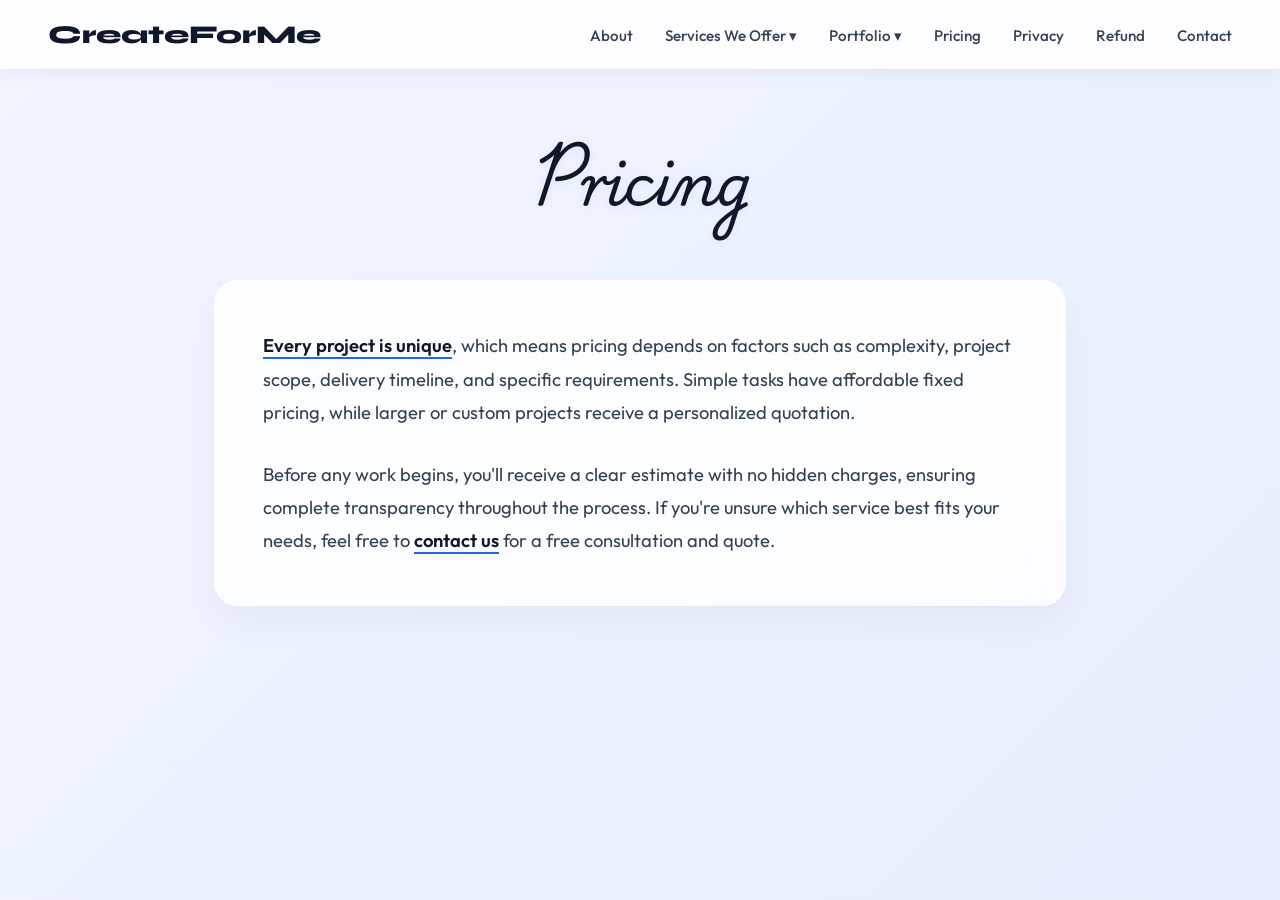
<file: pricing.html>
<!DOCTYPE html>
<html lang="en">
<head>
    <meta charset="UTF-8">
    <meta name="viewport" content="width=device-width, initial-scale=1.0">
    <title>Pricing | CreateForMe</title>
    <link href="https://fonts.googleapis.com/css2?family=Playwrite+CU:wght@300;400&family=Syne:wght@700;800&family=Outfit:wght@300;400;500;600&display=swap" rel="stylesheet">
    
    <style>
        * {
            box-sizing: border-box;
            margin: 0;
            padding: 0;
        }

        /* Moving Soft Cloud Animated Background */
        body {
            font-family: 'Outfit', sans-serif;
            min-height: 100vh;
            color: #0f172a;
            background: linear-gradient(135deg, #f0f4ff 0%, #e8eefd 25%, #fcefe8 50%, #e3f2fd 75%, #f3e8ff 100%);
            background-size: 400% 400%;
            animation: cloudAnimation 15s ease infinite;
        }

        @keyframes cloudAnimation {
            0% { background-position: 0% 50%; }
            50% { background-position: 100% 50%; }
            100% { background-position: 0% 50%; }
        }

        /* Navigation Bar Styles */
        .navbar {
            display: flex;
            justify-content: space-between;
            align-items: center;
            padding: 1.2rem 3rem;
            background: rgba(255, 255, 255, 0.85);
            backdrop-filter: blur(12px);
            box-shadow: 0 4px 20px rgba(0, 0, 0, 0.05);
            position: sticky;
            top: 0;
            z-index: 1000;
        }

        .logo {
            font-family: 'Syne', sans-serif;
            font-size: 1.6rem;
            font-weight: 800;
            color: #0f172a;
        }

        .nav-links {
            display: flex;
            list-style: none;
            gap: 2rem;
            align-items: center;
        }

        .nav-links a {
            text-decoration: none;
            color: #334155;
            font-weight: 500;
            font-size: 0.95rem;
            transition: color 0.3s ease;
        }

        .nav-links a:hover {
            color: #2563eb;
        }

        /* Dropdown Menus */
        .dropdown {
            position: relative;
        }

        .dropdown-menu {
            display: none;
            position: absolute;
            top: 100%;
            left: 0;
            background: #ffffff;
            min-width: 220px;
            box-shadow: 0 10px 30px rgba(0, 0, 0, 0.1);
            border-radius: 12px;
            padding: 0.8rem 0;
            list-style: none;
            z-index: 1001;
        }

        .dropdown:hover .dropdown-menu {
            display: block;
        }

        .dropdown-menu li a {
            padding: 0.6rem 1.2rem;
            display: block;
            color: #334155;
            font-size: 0.9rem;
        }

        .dropdown-menu li a:hover {
            background: #f1f5f9;
            color: #2563eb;
        }

        /* Main Content Layout */
        .main-wrapper {
            max-width: 900px;
            margin: 3rem auto 5rem auto;
            padding: 0 1.5rem;
        }

        .page-header {
            text-align: center;
            margin-bottom: 2.5rem;
        }

        .fancy-title {
            font-family: 'Playwrite CU', cursive;
            font-size: 3.5rem;
            color: #0f172a;
            text-shadow: 0 2px 10px rgba(0, 0, 0, 0.05);
            animation: fadeInDown 1s cubic-bezier(0.16, 1, 0.3, 1) forwards;
        }

        .content-card {
            background: rgba(255, 255, 255, 0.82);
            backdrop-filter: blur(16px);
            border: 1px solid rgba(255, 255, 255, 0.9);
            border-radius: 24px;
            padding: 3rem;
            box-shadow: 0 15px 35px rgba(0, 0, 0, 0.04);
            animation: floatUp 1s cubic-bezier(0.16, 1, 0.3, 1) forwards;
        }

        .pricing-block {
            margin-bottom: 1.8rem;
            opacity: 0;
            transform: translateY(20px);
            animation: textFadeIn 0.8s ease forwards;
        }

        .pricing-block:nth-child(1) { animation-delay: 0.2s; }
        .pricing-block:nth-child(2) { animation-delay: 0.4s; }

        .pricing-block:last-child {
            margin-bottom: 0;
        }

        .pricing-block p {
            font-size: 1.15rem;
            line-height: 1.8;
            color: #334155;
        }

        .highlight {
            font-weight: 600;
            color: #0f172a;
            border-bottom: 2px solid #2563eb;
        }

        @keyframes fadeInDown {
            from { opacity: 0; transform: translateY(-30px); }
            to { opacity: 1; transform: translateY(0); }
        }

        @keyframes floatUp {
            from { opacity: 0; transform: translateY(40px); }
            to { opacity: 1; transform: translateY(0); }
        }

        @keyframes textFadeIn {
            to { opacity: 1; transform: translateY(0); }
        }

        @media (max-width: 768px) {
            .navbar { padding: 1rem 1.5rem; flex-direction: column; gap: 1rem; }
            .nav-links { flex-wrap: wrap; justify-content: center; gap: 1rem; }
            .fancy-title { font-size: 2.5rem; }
            .content-card { padding: 2rem; }
        }
    </style>
</head>
<body>

    <header class="navbar">
        <div class="logo">CreateForMe</div>
        <nav>
            <ul class="nav-links">
                <li><a href="index.html">About</a></li>
                <li class="dropdown">
                    <a href="javascript:void(0)" class="dropdown-btn">Services We Offer ▾</a>
                    <ul class="dropdown-menu">
                        <li><a href="services/thumbnail-design.html">Thumbnail Design</a></li>
                        <li><a href="services/ai-image-generation.html">AI Image Generation</a></li>
                        <li><a href="services/ai-video-generation.html">AI Video Generation</a></li>
                        <li><a href="services/voice-over.html">Voice Over</a></li>
                        <li><a href="services/book-writing-guidance.html">Book Writing (guidance only)</a></li>
                        <li><a href="services/ghostwriting.html">Ghost Writing</a></li>
                        <li><a href="services/blog-articles.html">Blog Articles</a></li>
                        <li><a href="services/newsletter-writing.html">Newsletter Writing</a></li>
                        <li><a href="services/resume-cv.html">Resume/CV</a></li>
                        <li><a href="services/custom-project.html">Custom Project</a></li>
                    </ul>
                </li>
                <li class="dropdown">
                    <a href="javascript:void(0)" class="dropdown-btn">Portfolio ▾</a>
                    <ul class="dropdown-menu">
                        <li><a href="portfolio/videos.html">Video</a></li>
                        <li><a href="portfolio/images.html">Images</a></li>
                        <li><a href="portfolio/before-after.html">Before & After</a></li>
                    </ul>
                </li>
                <li><a href="pricing.html">Pricing</a></li>
                <li><a href="privacy.html">Privacy</a></li>
                <li><a href="refund.html">Refund</a></li>
                <li><a href="contact.html">Contact</a></li>
            </ul>
        </nav>
    </header>

    <main class="main-wrapper">
        <div class="page-header">
            <h1 class="fancy-title">Pricing</h1>
        </div>

        <div class="content-card">
            <div class="pricing-block">
                <p><span class="highlight">Every project is unique</span>, which means pricing depends on factors such as complexity, project scope, delivery timeline, and specific requirements. Simple tasks have affordable fixed pricing, while larger or custom projects receive a personalized quotation.</p>
            </div>

            <div class="pricing-block">
                <p>Before any work begins, you'll receive a clear estimate with no hidden charges, ensuring complete transparency throughout the process. If you're unsure which service best fits your needs, feel free to <span class="highlight">contact us</span> for a free consultation and quote.</p>
            </div>
        </div>
    </main>

</body>
</html>
</file>
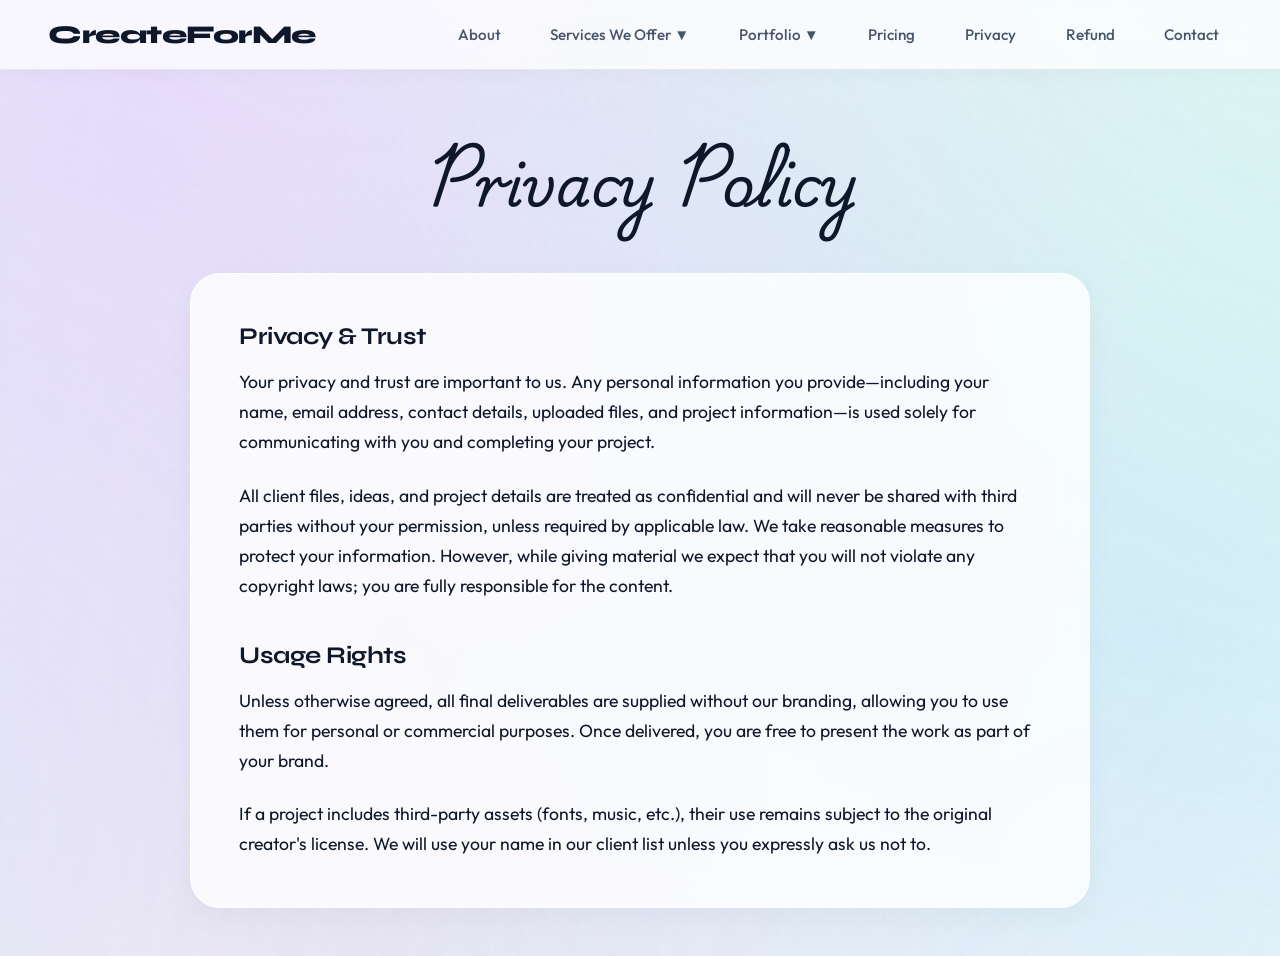
<file: privacy.html>
<!DOCTYPE html>
<html lang="en">
<head>
    <meta charset="UTF-8">
    <meta name="viewport" content="width=device-width, initial-scale=1.0">
    <title>Privacy Policy | CreateForMe</title>
    <link href="https://fonts.googleapis.com/css2?family=Playwrite+CU:wght@300;400&family=Syne:wght@700;800&family=Outfit:wght@300;400;500;600&display=swap" rel="stylesheet">
    <link rel="stylesheet" href="style.css">
</head>
<body>

    <header class="navbar">
        <div class="logo">CreateForMe</div>
        <nav>
            <ul class="nav-links">
                <li><a href="index.html">About</a></li>
                <li class="dropdown">
                    <a href="javascript:void(0)" class="dropdown-btn">Services We Offer <span class="arrow">▼</span></a>
                    <ul class="dropdown-menu">
                        <li><a href="services/thumbnail-design.html">Thumbnail Design</a></li>
                        <li><a href="services/ai-image-generation.html">AI Image Generation</a></li>
                        <li><a href="services/ai-video-generation.html">AI Video Generation</a></li>
                        <li><a href="services/voice-over.html">Voice Over</a></li>
                        <li><a href="services/book-writing-guidance.html">Book Writing</a></li>
                        <li><a href="services/ghostwriting.html">Ghost Writing</a></li>
                        <li><a href="services/blog-articles.html">Blog Articles</a></li>
                        <li><a href="services/newsletter-writing.html">Newsletter Writing</a></li>
                        <li><a href="services/resume-cv.html">Resume/CV</a></li>
                        <li><a href="services/custom-project.html">Custom Project</a></li>
                    </ul>
                </li>
                <li class="dropdown">
                    <a href="javascript:void(0)" class="dropdown-btn">Portfolio <span class="arrow">▼</span></a>
                    <ul class="dropdown-menu">
                        <li><a href="portfolio/videos.html">Video</a></li>
                        <li><a href="portfolio/images.html">Images</a></li>
                        <li><a href="portfolio/before-after.html">Before & After</a></li>
                    </ul>
                </li>
                <li><a href="pricing.html">Pricing</a></li>
                <li><a href="privacy.html">Privacy</a></li>
                <li><a href="refund.html">Refund</a></li>
                <li><a href="contact.html">Contact</a></li>
            </ul>
        </nav>
    </header>

    <main class="main-wrapper">
        <h1 style="font-family: 'Playwrite CU', cursive; font-size: 3.5rem; text-align: center; margin-bottom: 2rem;">Privacy Policy</h1>

        <div class="grid-box" style="max-width: 900px; margin: 0 auto; padding: 3rem; background: rgba(255,255,255,0.8); border-radius: 30px;">
            <h2 style="font-family: 'Syne'; margin-bottom: 1rem; animation: floatUp 0.6s ease forwards;">Privacy & Trust</h2>
            <p style="font-size: 1.1rem; line-height: 1.7; margin-bottom: 1.5rem; animation: floatUp 0.8s ease forwards;">
                Your privacy and trust are important to us. Any personal information you provide—including your name, email address, contact details, uploaded files, and project information—is used solely for communicating with you and completing your project.
            </p>
            <p style="font-size: 1.1rem; line-height: 1.7; margin-bottom: 1.5rem; animation: floatUp 1s ease forwards;">
                All client files, ideas, and project details are treated as confidential and will never be shared with third parties without your permission, unless required by applicable law. We take reasonable measures to protect your information. However, while giving material we expect that you will not violate any copyright laws; you are fully responsible for the content.
            </p>

            <h2 style="font-family: 'Syne'; margin-top: 2.5rem; margin-bottom: 1rem; animation: floatUp 1.2s ease forwards;">Usage Rights</h2>
            <p style="font-size: 1.1rem; line-height: 1.7; margin-bottom: 1.5rem; animation: floatUp 1.4s ease forwards;">
                Unless otherwise agreed, all final deliverables are supplied without our branding, allowing you to use them for personal or commercial purposes. Once delivered, you are free to present the work as part of your brand.
            </p>
            <p style="font-size: 1.1rem; line-height: 1.7; animation: floatUp 1.6s ease forwards;">
                If a project includes third-party assets (fonts, music, etc.), their use remains subject to the original creator's license. We will use your name in our client list unless you expressly ask us not to.
            </p>
        </div>
    </main>

</body>
</html>
</file>
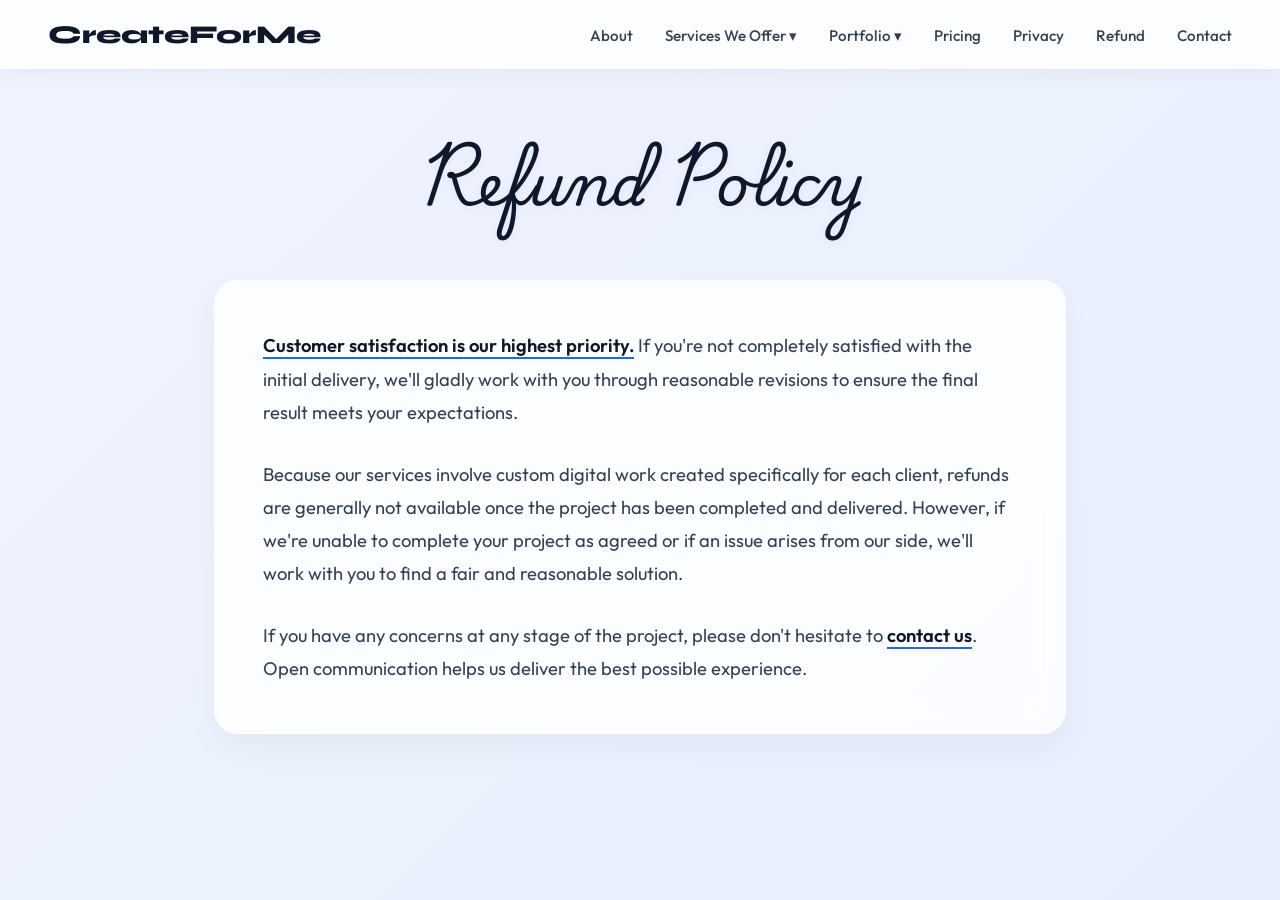
<file: refund.html>
<!DOCTYPE html>
<html lang="en">
<head>
    <meta charset="UTF-8">
    <meta name="viewport" content="width=device-width, initial-scale=1.0">
    <title>Refund Policy | CreateForMe</title>
    <link href="https://fonts.googleapis.com/css2?family=Playwrite+CU:wght@300;400&family=Syne:wght@700;800&family=Outfit:wght@300;400;500;600&display=swap" rel="stylesheet">
    
    <style>
        * {
            box-sizing: border-box;
            margin: 0;
            padding: 0;
        }

        /* Moving Soft Cloud Animated Background */
        body {
            font-family: 'Outfit', sans-serif;
            min-height: 100vh;
            color: #0f172a;
            background: linear-gradient(135deg, #f0f4ff 0%, #e8eefd 25%, #fcefe8 50%, #e3f2fd 75%, #f3e8ff 100%);
            background-size: 400% 400%;
            animation: cloudAnimation 15s ease infinite;
        }

        @keyframes cloudAnimation {
            0% { background-position: 0% 50%; }
            50% { background-position: 100% 50%; }
            100% { background-position: 0% 50%; }
        }

        /* Navigation Bar Styles */
        .navbar {
            display: flex;
            justify-content: space-between;
            align-items: center;
            padding: 1.2rem 3rem;
            background: rgba(255, 255, 255, 0.85);
            backdrop-filter: blur(12px);
            box-shadow: 0 4px 20px rgba(0, 0, 0, 0.05);
            position: sticky;
            top: 0;
            z-index: 1000;
        }

        .logo {
            font-family: 'Syne', sans-serif;
            font-size: 1.6rem;
            font-weight: 800;
            color: #0f172a;
        }

        .nav-links {
            display: flex;
            list-style: none;
            gap: 2rem;
            align-items: center;
        }

        .nav-links a {
            text-decoration: none;
            color: #334155;
            font-weight: 500;
            font-size: 0.95rem;
            transition: color 0.3s ease;
        }

        .nav-links a:hover {
            color: #2563eb;
        }

        /* Dropdown Menus */
        .dropdown {
            position: relative;
        }

        .dropdown-menu {
            display: none;
            position: absolute;
            top: 100%;
            left: 0;
            background: #ffffff;
            min-width: 220px;
            box-shadow: 0 10px 30px rgba(0, 0, 0, 0.1);
            border-radius: 12px;
            padding: 0.8rem 0;
            list-style: none;
            z-index: 1001;
        }

        .dropdown:hover .dropdown-menu {
            display: block;
        }

        .dropdown-menu li a {
            padding: 0.6rem 1.2rem;
            display: block;
            color: #334155;
            font-size: 0.9rem;
        }

        .dropdown-menu li a:hover {
            background: #f1f5f9;
            color: #2563eb;
        }

        /* Main Content Layout */
        .main-wrapper {
            max-width: 900px;
            margin: 3rem auto 5rem auto;
            padding: 0 1.5rem;
        }

        .page-header {
            text-align: center;
            margin-bottom: 2.5rem;
        }

        .fancy-title {
            font-family: 'Playwrite CU', cursive;
            font-size: 3.5rem;
            color: #0f172a;
            text-shadow: 0 2px 10px rgba(0, 0, 0, 0.05);
            animation: fadeInDown 1s cubic-bezier(0.16, 1, 0.3, 1) forwards;
        }

        .content-card {
            background: rgba(255, 255, 255, 0.82);
            backdrop-filter: blur(16px);
            border: 1px solid rgba(255, 255, 255, 0.9);
            border-radius: 24px;
            padding: 3rem;
            box-shadow: 0 15px 35px rgba(0, 0, 0, 0.04);
            animation: floatUp 1s cubic-bezier(0.16, 1, 0.3, 1) forwards;
        }

        .policy-block {
            margin-bottom: 1.8rem;
            opacity: 0;
            transform: translateY(20px);
            animation: textFadeIn 0.8s ease forwards;
        }

        .policy-block:nth-child(1) { animation-delay: 0.2s; }
        .policy-block:nth-child(2) { animation-delay: 0.4s; }
        .policy-block:nth-child(3) { animation-delay: 0.6s; }

        .policy-block:last-child {
            margin-bottom: 0;
        }

        .policy-block p {
            font-size: 1.15rem;
            line-height: 1.8;
            color: #334155;
        }

        .highlight {
            font-weight: 600;
            color: #0f172a;
            border-bottom: 2px solid #2563eb;
        }

        @keyframes fadeInDown {
            from { opacity: 0; transform: translateY(-30px); }
            to { opacity: 1; transform: translateY(0); }
        }

        @keyframes floatUp {
            from { opacity: 0; transform: translateY(40px); }
            to { opacity: 1; transform: translateY(0); }
        }

        @keyframes textFadeIn {
            to { opacity: 1; transform: translateY(0); }
        }

        @media (max-width: 768px) {
            .navbar { padding: 1rem 1.5rem; flex-direction: column; gap: 1rem; }
            .nav-links { flex-wrap: wrap; justify-content: center; gap: 1rem; }
            .fancy-title { font-size: 2.5rem; }
            .content-card { padding: 2rem; }
        }
    </style>
</head>
<body>

    <header class="navbar">
        <div class="logo">CreateForMe</div>
        <nav>
            <ul class="nav-links">
                <li><a href="index.html">About</a></li>
                <li class="dropdown">
                    <a href="javascript:void(0)" class="dropdown-btn">Services We Offer ▾</a>
                    <ul class="dropdown-menu">
                        <li><a href="services/thumbnail-design.html">Thumbnail Design</a></li>
                        <li><a href="services/ai-image-generation.html">AI Image Generation</a></li>
                        <li><a href="services/ai-video-generation.html">AI Video Generation</a></li>
                        <li><a href="services/voice-over.html">Voice Over</a></li>
                        <li><a href="services/book-writing-guidance.html">Book Writing (guidance only)</a></li>
                        <li><a href="services/ghostwriting.html">Ghost Writing</a></li>
                        <li><a href="services/blog-articles.html">Blog Articles</a></li>
                        <li><a href="services/newsletter-writing.html">Newsletter Writing</a></li>
                        <li><a href="services/resume-cv.html">Resume/CV</a></li>
                        <li><a href="services/custom-project.html">Custom Project</a></li>
                    </ul>
                </li>
                <li class="dropdown">
                    <a href="javascript:void(0)" class="dropdown-btn">Portfolio ▾</a>
                    <ul class="dropdown-menu">
                        <li><a href="portfolio/videos.html">Video</a></li>
                        <li><a href="portfolio/images.html">Images</a></li>
                        <li><a href="portfolio/before-after.html">Before & After</a></li>
                    </ul>
                </li>
                <li><a href="pricing.html">Pricing</a></li>
                <li><a href="privacy.html">Privacy</a></li>
                <li><a href="refund.html">Refund</a></li>
                <li><a href="contact.html">Contact</a></li>
            </ul>
        </nav>
    </header>

    <main class="main-wrapper">
        <div class="page-header">
            <h1 class="fancy-title">Refund Policy</h1>
        </div>

        <div class="content-card">
            <div class="policy-block">
                <p><span class="highlight">Customer satisfaction is our highest priority.</span> If you're not completely satisfied with the initial delivery, we'll gladly work with you through reasonable revisions to ensure the final result meets your expectations.</p>
            </div>

            <div class="policy-block">
                <p>Because our services involve custom digital work created specifically for each client, refunds are generally not available once the project has been completed and delivered. However, if we're unable to complete your project as agreed or if an issue arises from our side, we'll work with you to find a fair and reasonable solution.</p>
            </div>

            <div class="policy-block">
                <p>If you have any concerns at any stage of the project, please don't hesitate to <span class="highlight">contact us</span>. Open communication helps us deliver the best possible experience.</p>
            </div>
        </div>
    </main>

</body>
</html>
</file>
<file: style.css>
/* ==========================================
   GLOBAL TYPOGRAPHY & CLOUD BACKGROUND
   ========================================== */
@import url('https://fonts.googleapis.com/css2?family=Outfit:wght@300;400;500;600&family=Syne:wght@600;700;800&display=swap');

* {
    margin: 0;
    padding: 0;
    box-sizing: border-box;
}

/* Dynamic Soft Light Background with Moving Colorful Clouds */
body {
    font-family: 'Outfit', sans-serif;
    color: #0f172a;
    min-height: 100vh;
    overflow-x: hidden;
    background: #f8fafc;
    position: relative;
}

/* Layered Cloud Animations */
body::before,
body::after {
    content: '';
    position: fixed;
    top: -50%;
    left: -50%;
    width: 200%;
    height: 200%;
    z-index: -1;
    pointer-events: none;
    opacity: 0.7;
}

body::before {
    background: radial-gradient(circle at 30% 30%, rgba(192, 132, 252, 0.35), transparent 50%),
                radial-gradient(circle at 70% 60%, rgba(125, 211, 252, 0.4), transparent 50%),
                radial-gradient(circle at 40% 80%, rgba(254, 205, 211, 0.45), transparent 50%);
    animation: cloudMoveOne 25s ease-in-out infinite alternate;
}

body::after {
    background: radial-gradient(circle at 80% 20%, rgba(167, 243, 208, 0.35), transparent 45%),
                radial-gradient(circle at 20% 70%, rgba(191, 219, 254, 0.45), transparent 50%);
    animation: cloudMoveTwo 30s ease-in-out infinite alternate;
}

@keyframes cloudMoveOne {
    0% { transform: translate(0, 0) scale(1); }
    50% { transform: translate(-4%, 3%) scale(1.05); }
    100% { transform: translate(3%, -3%) scale(0.98); }
}

@keyframes cloudMoveTwo {
    0% { transform: translate(0, 0) scale(1); }
    50% { transform: translate(3%, -4%) scale(1.03); }
    100% { transform: translate(-3%, 2%) scale(1); }
}

/* Typography Headings */
h1, h2, h3, .logo {
    font-family: 'Syne', sans-serif;
    letter-spacing: -0.5px;
}

/* ==========================================
   NAVIGATION BAR & DROPDOWN
   ========================================== */
.navbar {
    position: relative;
    z-index: 100;
    display: flex;
    justify-content: space-between;
    align-items: center;
    padding: 1.2rem 3rem;
    background: rgba(255, 255, 255, 0.75);
    backdrop-filter: blur(16px);
    border-bottom: 1px solid rgba(15, 23, 42, 0.08);
    box-shadow: 0 4px 20px rgba(0, 0, 0, 0.03);
}

.logo {
    font-size: 1.6rem;
    font-weight: 800;
    color: #0f172a;
}

.nav-links {
    display: flex;
    list-style: none;
    gap: 1.5rem;
    align-items: center;
}

.nav-links a,
.nav-links .nav-item-disabled {
    color: #475569;
    text-decoration: none;
    font-size: 0.95rem;
    font-weight: 500;
    padding: 0.4rem 0.8rem;
    border-radius: 8px;
    transition: all 0.3s ease;
}

/* Darker Shade Hover Effect for Tabs */
.nav-links a:hover,
.nav-links .nav-item-disabled:hover {
    color: #0f172a;
    background: rgba(15, 23, 42, 0.08);
}

/* Dropdown Menu */
.dropdown {
    position: relative;
}

.dropdown-menu {
    position: absolute;
    top: 100%;
    left: 0;
    width: 250px;
    background: rgba(255, 255, 255, 0.92);
    backdrop-filter: blur(20px);
    border: 1px solid rgba(15, 23, 42, 0.1);
    border-radius: 14px;
    padding: 0.6rem;
    list-style: none;
    box-shadow: 0 12px 32px rgba(15, 23, 42, 0.12);
    opacity: 0;
    visibility: hidden;
    transform: translateY(10px);
    transition: all 0.3s cubic-bezier(0.16, 1, 0.3, 1);
    z-index: 1000;
}

.dropdown:hover .dropdown-menu {
    opacity: 1;
    visibility: visible;
    transform: translateY(0);
}

/* Right-to-Left Entrance Animation for Dropdown Items */
.dropdown-menu li {
    opacity: 0;
    transform: translateX(20px);
    transition: all 0.35s ease;
}

.dropdown:hover .dropdown-menu li {
    opacity: 1;
    transform: translateX(0);
}

/* Staggered Delay for Dropdown Items */
.dropdown:hover .dropdown-menu li:nth-child(1) { transition-delay: 0.03s; }
.dropdown:hover .dropdown-menu li:nth-child(2) { transition-delay: 0.06s; }
.dropdown:hover .dropdown-menu li:nth-child(3) { transition-delay: 0.09s; }
.dropdown:hover .dropdown-menu li:nth-child(4) { transition-delay: 0.12s; }
.dropdown:hover .dropdown-menu li:nth-child(5) { transition-delay: 0.15s; }
.dropdown:hover .dropdown-menu li:nth-child(6) { transition-delay: 0.18s; }
.dropdown:hover .dropdown-menu li:nth-child(7) { transition-delay: 0.21s; }
.dropdown:hover .dropdown-menu li:nth-child(8) { transition-delay: 0.24s; }
.dropdown:hover .dropdown-menu li:nth-child(9) { transition-delay: 0.27s; }
.dropdown:hover .dropdown-menu li:nth-child(10) { transition-delay: 0.30s; }

.dropdown-menu li a {
    display: block;
    padding: 0.6rem 1rem;
    color: #334155;
    font-size: 0.88rem;
    border-radius: 8px;
    transition: all 0.2s ease;
}

/* Darker tint hover on dropdown items */
.dropdown-menu li a:hover {
    background: rgba(15, 23, 42, 0.08);
    color: #0f172a;
    font-weight: 600;
}

/* ==========================================
   PAGE ANIMATIONS & CARDS
   ========================================== */
.main-wrapper, .wrapper {
    max-width: 1300px;
    margin: 0 auto;
    padding: 3rem 2rem;
}

.page-title, h1 {
    text-align: center;
    font-size: 3rem;
    font-weight: 800;
    margin-bottom: 2.5rem;
    color: #0f172a;
    /* Bottom-to-Top Float Entrance */
    animation: floatUp 0.8s cubic-bezier(0.16, 1, 0.3, 1) forwards;
}

/* Grid & Cards Float-Up Entrance */
.about-grid, .card {
    display: grid;
    grid-template-columns: 1fr 1.5fr 1.5fr 1fr;
    gap: 1.5rem;
    align-items: stretch;
    animation: floatUp 1s cubic-bezier(0.16, 1, 0.3, 1) forwards;
}

/* General Page Content Float Up */
.content-float-up, p, .back-btn {
    animation: floatUp 0.9s cubic-bezier(0.16, 1, 0.3, 1) forwards;
}

@keyframes floatUp {
    0% {
        opacity: 0;
        transform: translateY(40px);
    }
    100% {
        opacity: 1;
        transform: translateY(0);
    }
}

.grid-box {
    background: rgba(255, 255, 255, 0.7);
    backdrop-filter: blur(16px);
    border: 1px solid rgba(255, 255, 255, 0.8);
    border-radius: 20px;
    padding: 1.8rem;
    box-shadow: 0 10px 30px rgba(0, 0, 0, 0.04);
    transition: all 0.4s cubic-bezier(0.16, 1, 0.3, 1);
}

/* Hover Effect on Cards */
.grid-box:hover {
    transform: translateY(-8px);
    background: rgba(255, 255, 255, 0.9);
    box-shadow: 0 20px 40px rgba(15, 23, 42, 0.08);
}

.image-card {
    padding: 0;
    overflow: hidden;
    min-height: 320px;
}

.image-card img {
    width: 100%;
    height: 100%;
    object-fit: cover;
    border-radius: 20px;
    transition: transform 0.6s ease;
}

.image-card:hover img {
    transform: scale(1.05);
}

.text-card h2 {
    font-size: 1.6rem;
    color: #0f172a;
    margin-bottom: 0.3rem;
}

.text-card .role {
    display: inline-block;
    color: #2563eb;
    font-weight: 600;
    font-size: 0.88rem;
    margin-bottom: 1rem;
}

.text-card p {
    color: #475569;
    font-size: 0.95rem;
    line-height: 1.65;
}

/* Mobile Responsive */
@media (max-width: 900px) {
    .about-grid { grid-template-columns: 1fr; }
    .navbar { flex-direction: column; gap: 1rem; }
    .nav-links { flex-wrap: wrap; justify-content: center; }
}
</file>
